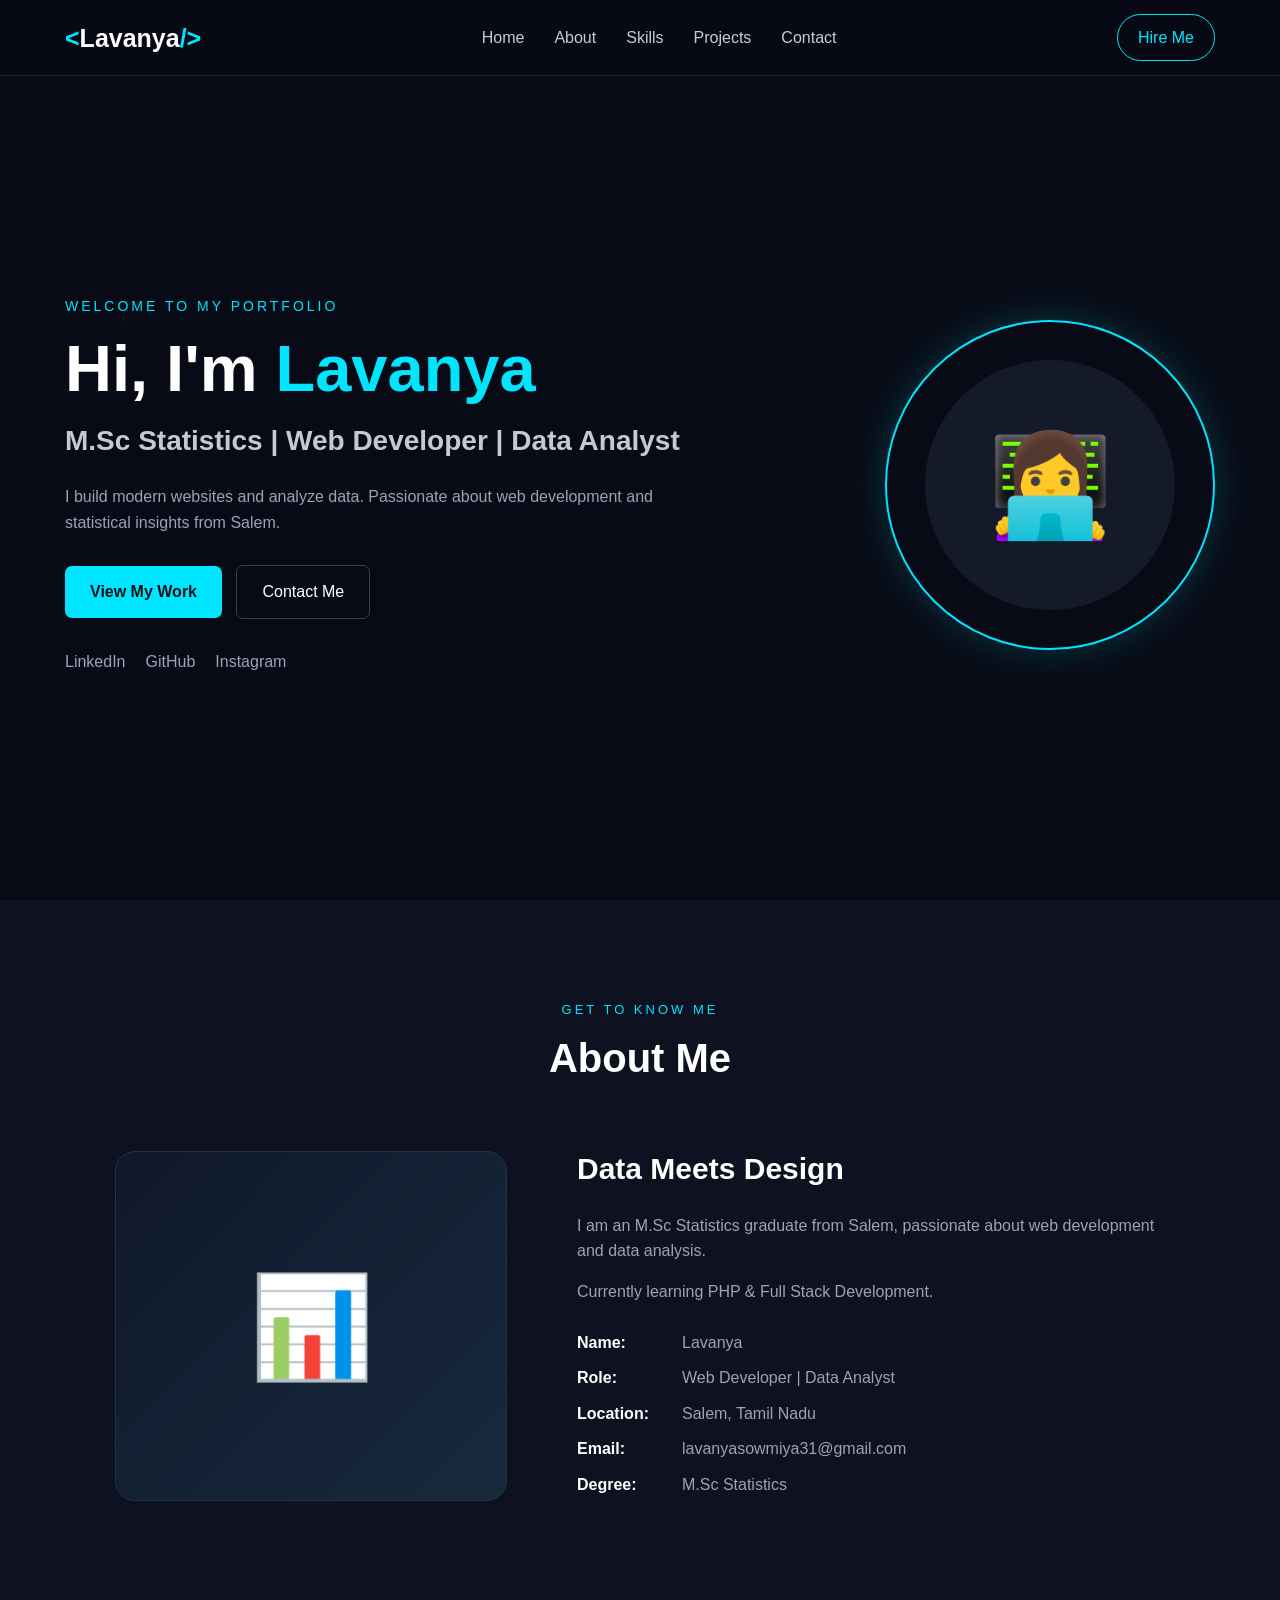
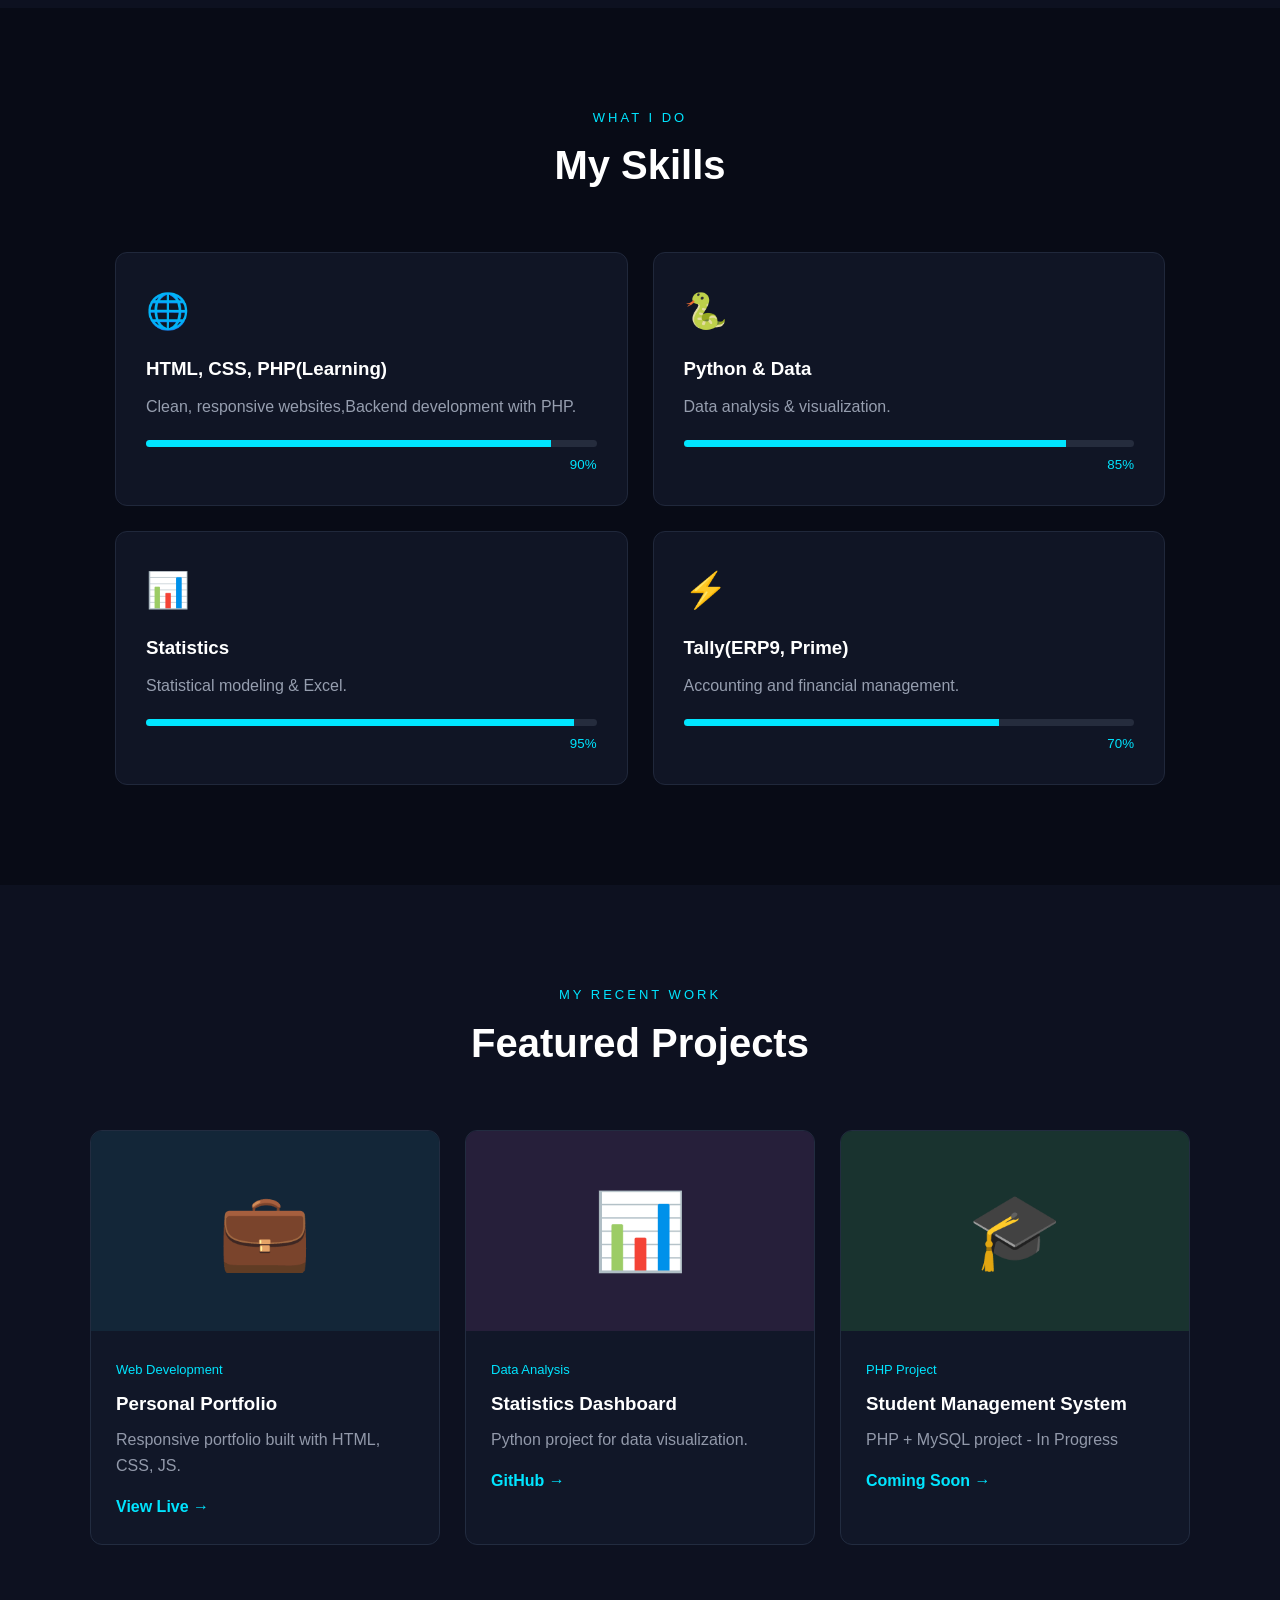
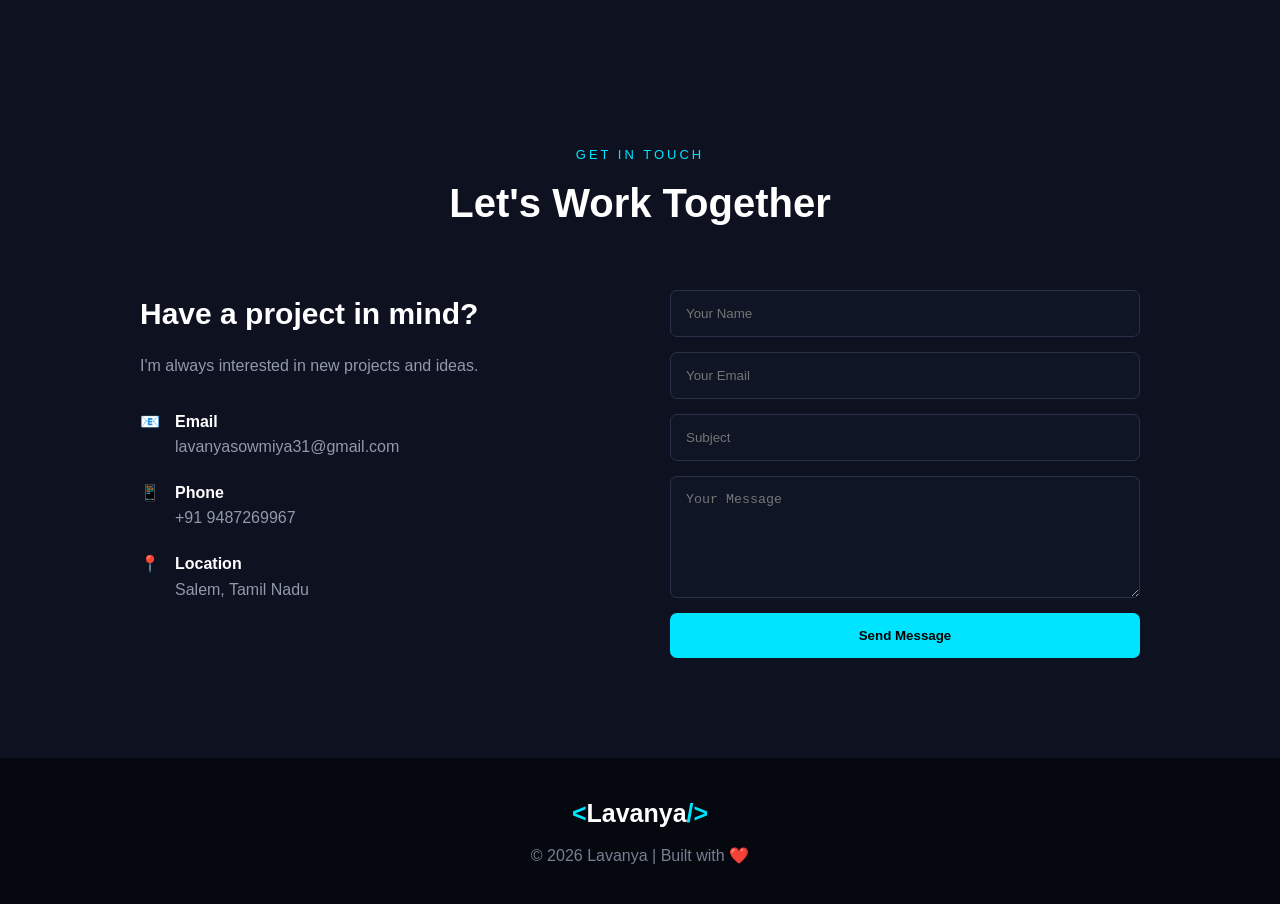
<file: index.html>
<!DOCTYPE html>
<html lang="en">
<head>
    <meta charset="UTF-8">
    <meta name="viewport" content="width=device-width, initial-scale=1.0">
    <title>M.Sc Statistics | Web Developer | Data Analyst</title>
    <link rel="stylesheet" href="protfolio.css">
</head>
<body>

    <header>
        <nav class="navbar">
            <div class="logo"><span>&lt;</span>Lavanya<span>/&gt;</span></div>
            <ul class="nav-links">
                <li><a href="#home">Home</a></li>
                <li><a href="#about">About</a></li>
                <li><a href="#skills">Skills</a></li>
                <li><a href="#projects">Projects</a></li>
                <li><a href="#contact">Contact</a></li>
            </ul>
            <a href="#contact" class="nav-button">Hire Me</a>
        </nav>
    </header>

    <section class="hero" id="home">
        <div class="hero-content">
            <p class="welcome">WELCOME TO MY PORTFOLIO</p>
            <h1>Hi, I'm <span>Lavanya</span></h1>
            <h2>M.Sc Statistics | Web Developer | Data Analyst</h2>
            <p class="hero-text">I build modern websites and analyze data. Passionate about web development and statistical insights from Salem.</p>
            <div class="hero-buttons">
                <a href="#projects" class="btn primary">View My Work</a>
                <a href="#contact" class="btn secondary">Contact Me</a>
            </div>
            <div class="social-links">
                <a href="#">LinkedIn</a>
                <a href="#">GitHub</a>
                <a href="#">Instagram</a>
            </div>
        </div>
        <div class="hero-image">
            <div class="profile-circle"><div class="profile-icon">👩‍💻</div></div>
        </div>
    </section>

    <section class="about section" id="about">
        <div class="section-title"><p>GET TO KNOW ME</p><h2>About Me</h2></div>
        <div class="about-container">
            <div class="about-image"><div class="about-card">📊</div></div>
            <div class="about-content">
                <h3>Data Meets Design</h3>
                <p>I am an M.Sc Statistics graduate from Salem, passionate about web development and data analysis.</p>
                <p>Currently learning PHP & Full Stack Development.</p>
                <div class="about-info">
                    <div><strong>Name:</strong><span>Lavanya</span></div>
                    <div><strong>Role:</strong><span>Web Developer | Data Analyst</span></div>
                    <div><strong>Location:</strong><span>Salem, Tamil Nadu</span></div>
                    <div><strong>Email:</strong><span>lavanyasowmiya31@gmail.com</span></div>
                    <div><strong>Degree:</strong><span>M.Sc Statistics</span></div>
                </div>
            </div>
        </div>
    </section>

    <section class="skills section" id="skills">
        <div class="section-title"><p>WHAT I DO</p><h2>My Skills</h2></div>
        <div class="skills-grid">
            <div class="skill-card"><div class="skill-icon">🌐</div><h3>HTML, CSS, PHP(Learning)</h3><p>Clean, responsive websites,Backend development with PHP.</p><div class="progress"><span style="width:90%;"></span></div><small>90%</small></div>
            <div class="skill-card"><div class="skill-icon">🐍</div><h3>Python & Data</h3><p>Data analysis & visualization.</p><div class="progress"><span style="width:85%;"></span></div><small>85%</small></div>
            <div class="skill-card"><div class="skill-icon">📊</div><h3>Statistics</h3><p>Statistical modeling & Excel.</p><div class="progress"><span style="width:95%;"></span></div><small>95%</small></div>
            <div class="skill-card"><div class="skill-icon">⚡</div><h3>Tally(ERP9, Prime)</h3><p>Accounting and financial management.</p><div class="progress"><span style="width:70%;"></span></div><small>70%</small></div>
        </div>
    </section>

    <section class="projects section" id="projects">
        <div class="section-title"><p>MY RECENT WORK</p><h2>Featured Projects</h2></div>
        <div class="project-grid">
            <div class="project-card"><div class="project-image project-one">💼</div><div class="project-content"><span>Web Development</span><h3>Personal Portfolio</h3><p>Responsive portfolio built with HTML, CSS, JS.</p><a href="#">View Live →</a></div></div>
            <div class="project-card"><div class="project-image project-two">📊</div><div class="project-content"><span>Data Analysis</span><h3>Statistics Dashboard</h3><p>Python project for data visualization.</p><a href="#">GitHub →</a></div></div>
            <div class="project-card"><div class="project-image project-three">🎓</div><div class="project-content"><span>PHP Project</span><h3>Student Management System</h3><p>PHP + MySQL project - In Progress</p><a href="#">Coming Soon →</a></div></div>
        </div>
    </section>

    <section class="contact section" id="contact">
        <div class="section-title"><p>GET IN TOUCH</p><h2>Let's Work Together</h2></div>
        <div class="contact-container">
            <div class="contact-info">
                <h3>Have a project in mind?</h3>
                <p>I'm always interested in new projects and ideas.</p>
                <div class="contact-item">📧<div><strong>Email</strong><p>lavanyasowmiya31@gmail.com</p></div></div>
                <div class="contact-item">📱<div><strong>Phone</strong><p>+91 9487269967</p></div></div>
                <div class="contact-item">📍<div><strong>Location</strong><p>Salem, Tamil Nadu</p></div></div>
            </div>
            <form class="contact-form">
                <input type="text" placeholder="Your Name" required>
                <input type="email" placeholder="Your Email" required>
                <input type="text" placeholder="Subject">
                <textarea rows="6" placeholder="Your Message"></textarea>
                <button type="submit">Send Message</button>
            </form>
        </div>
    </section>

    <footer>
        <div class="footer-logo"><span>&lt;</span>Lavanya<span>/&gt;</span></div>
        <p>© 2026 Lavanya | Built with ❤️</p>
    </footer>

</body>
</html>
</file>
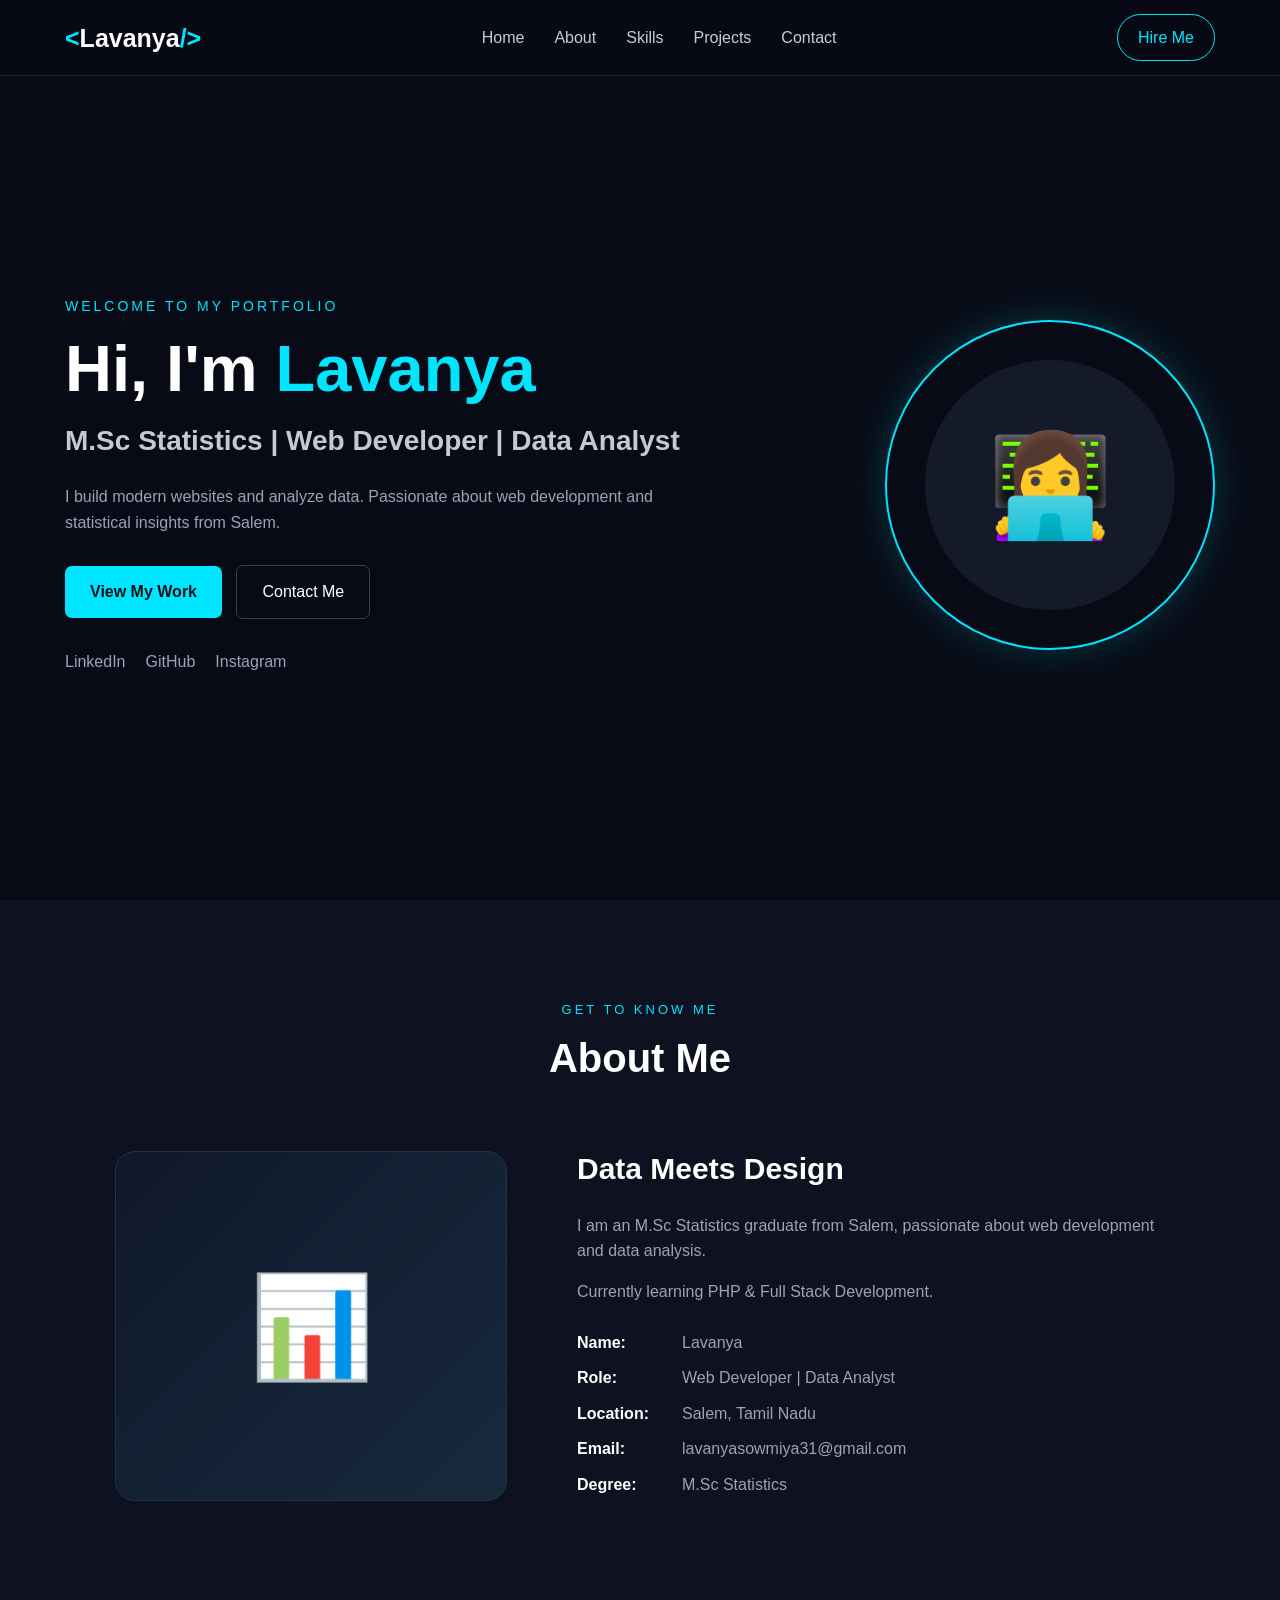
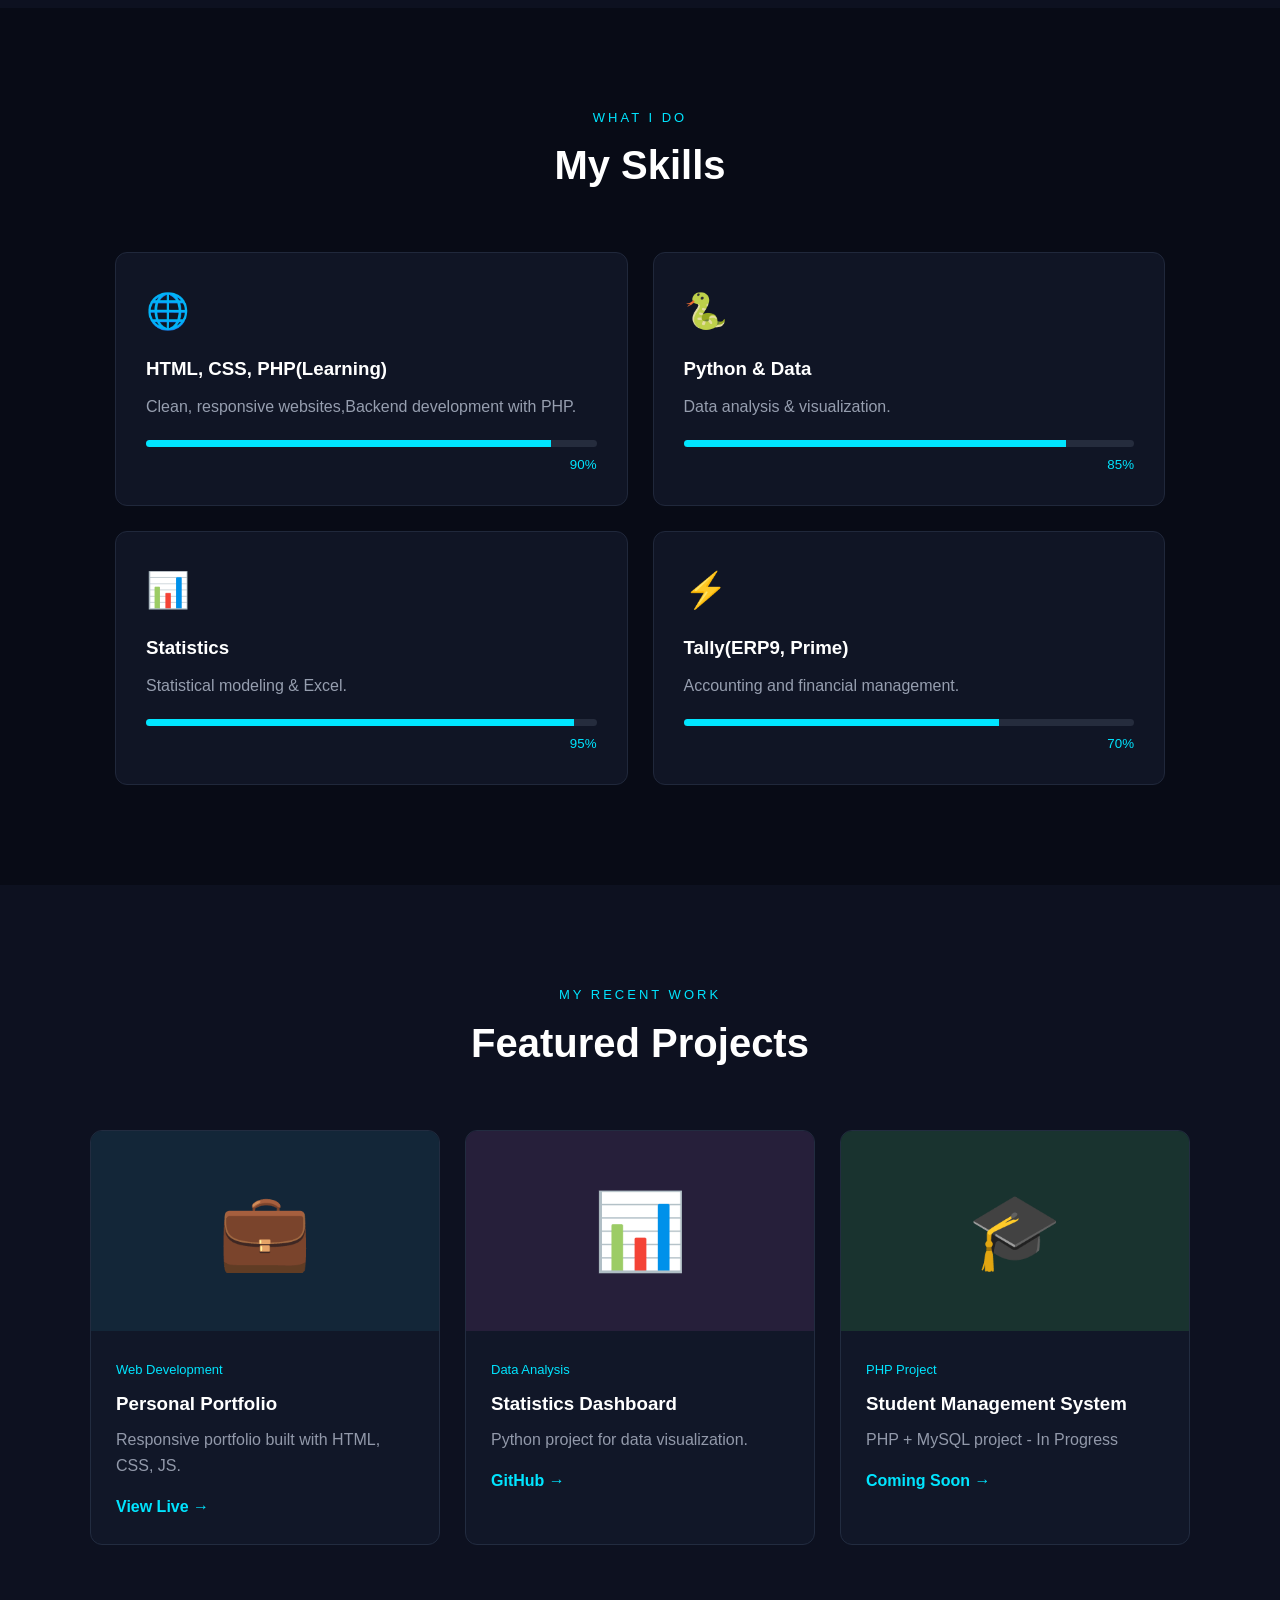
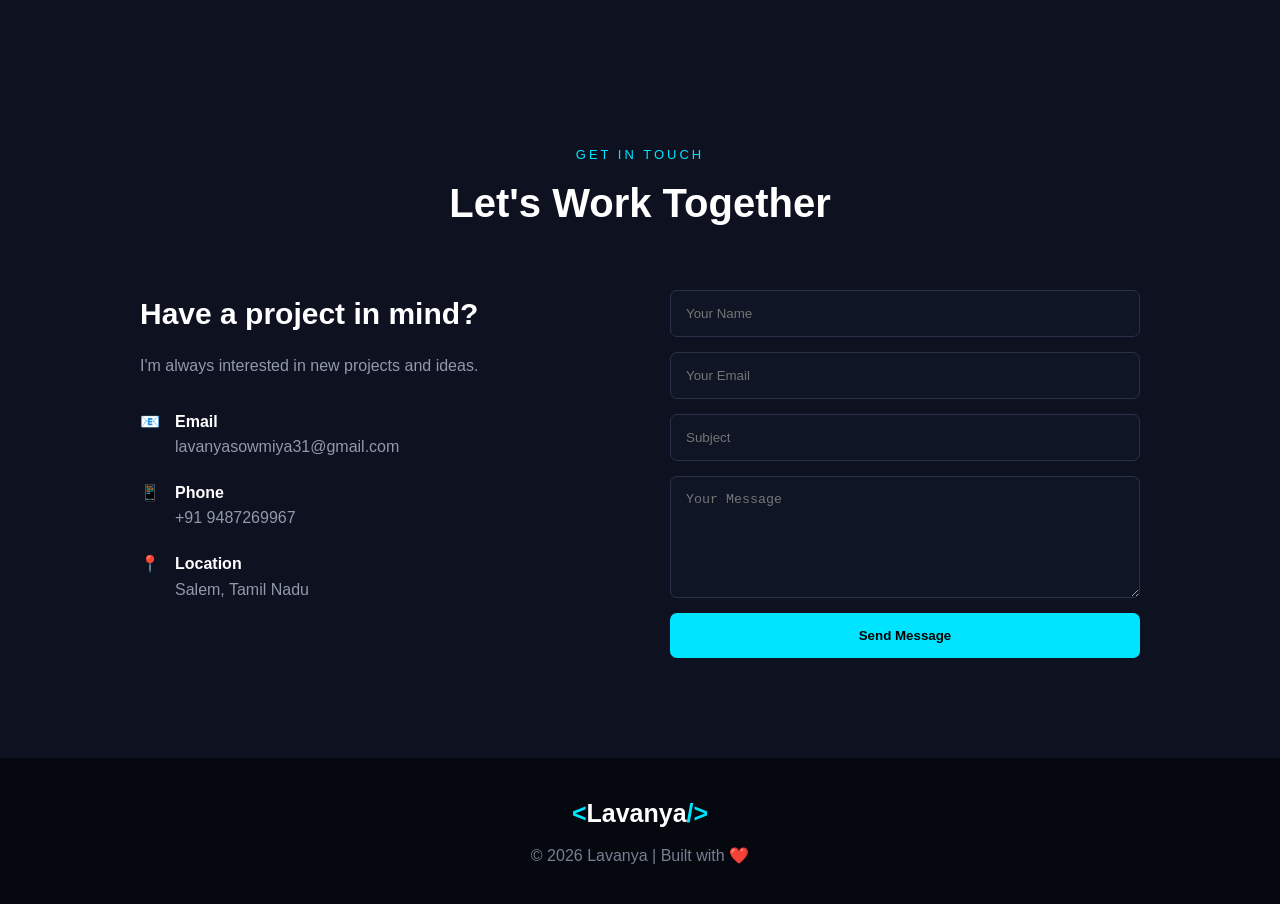
<file: protfolio.html>
<!DOCTYPE html>
<html lang="en">
<head>
    <meta charset="UTF-8">
    <meta name="viewport" content="width=device-width, initial-scale=1.0">
    <title>Lavanya | Web Developer</title>
    <link rel="stylesheet" href="protfolio.css">
</head>
<body>

    <header>
        <nav class="navbar">
            <div class="logo"><span>&lt;</span>Lavanya<span>/&gt;</span></div>
            <ul class="nav-links">
                <li><a href="#home">Home</a></li>
                <li><a href="#about">About</a></li>
                <li><a href="#skills">Skills</a></li>
                <li><a href="#projects">Projects</a></li>
                <li><a href="#contact">Contact</a></li>
            </ul>
            <a href="#contact" class="nav-button">Hire Me</a>
        </nav>
    </header>

    <section class="hero" id="home">
        <div class="hero-content">
            <p class="welcome">WELCOME TO MY PORTFOLIO</p>
            <h1>Hi, I'm <span>Lavanya</span></h1>
            <h2>M.Sc Statistics | Web Developer | Data Analyst</h2>
            <p class="hero-text">I build modern websites and analyze data. Passionate about web development and statistical insights from Salem.</p>
            <div class="hero-buttons">
                <a href="#projects" class="btn primary">View My Work</a>
                <a href="#contact" class="btn secondary">Contact Me</a>
            </div>
            <div class="social-links">
                <a href="#">LinkedIn</a>
                <a href="#">GitHub</a>
                <a href="#">Instagram</a>
            </div>
        </div>
        <div class="hero-image">
            <div class="profile-circle"><div class="profile-icon">👩‍💻</div></div>
        </div>
    </section>

    <section class="about section" id="about">
        <div class="section-title"><p>GET TO KNOW ME</p><h2>About Me</h2></div>
        <div class="about-container">
            <div class="about-image"><div class="about-card">📊</div></div>
            <div class="about-content">
                <h3>Data Meets Design</h3>
                <p>I am an M.Sc Statistics graduate from Salem, passionate about web development and data analysis.</p>
                <p>Currently learning PHP & Full Stack Development.</p>
                <div class="about-info">
                    <div><strong>Name:</strong><span>Lavanya</span></div>
                    <div><strong>Role:</strong><span>Web Developer | Data Analyst</span></div>
                    <div><strong>Location:</strong><span>Salem, Tamil Nadu</span></div>
                    <div><strong>Email:</strong><span>lavanyasowmiya31@gmail.com</span></div>
                    <div><strong>Degree:</strong><span>M.Sc Statistics</span></div>
                </div>
            </div>
        </div>
    </section>

    <section class="skills section" id="skills">
        <div class="section-title"><p>WHAT I DO</p><h2>My Skills</h2></div>
        <div class="skills-grid">
            <div class="skill-card"><div class="skill-icon">🌐</div><h3>HTML, CSS, PHP(Learning)</h3><p>Clean, responsive websites,Backend development with PHP.</p><div class="progress"><span style="width:90%;"></span></div><small>90%</small></div>
            <div class="skill-card"><div class="skill-icon">🐍</div><h3>Python & Data</h3><p>Data analysis & visualization.</p><div class="progress"><span style="width:85%;"></span></div><small>85%</small></div>
            <div class="skill-card"><div class="skill-icon">📊</div><h3>Statistics</h3><p>Statistical modeling & Excel.</p><div class="progress"><span style="width:95%;"></span></div><small>95%</small></div>
            <div class="skill-card"><div class="skill-icon">⚡</div><h3>Tally(ERP9, Prime)</h3><p>Accounting and financial management.</p><div class="progress"><span style="width:70%;"></span></div><small>70%</small></div>
        </div>
    </section>

    <section class="projects section" id="projects">
        <div class="section-title"><p>MY RECENT WORK</p><h2>Featured Projects</h2></div>
        <div class="project-grid">
            <div class="project-card"><div class="project-image project-one">💼</div><div class="project-content"><span>Web Development</span><h3>Personal Portfolio</h3><p>Responsive portfolio built with HTML, CSS, JS.</p><a href="#">View Live →</a></div></div>
            <div class="project-card"><div class="project-image project-two">📊</div><div class="project-content"><span>Data Analysis</span><h3>Statistics Dashboard</h3><p>Python project for data visualization.</p><a href="#">GitHub →</a></div></div>
            <div class="project-card"><div class="project-image project-three">🎓</div><div class="project-content"><span>PHP Project</span><h3>Student Management System</h3><p>PHP + MySQL project - In Progress</p><a href="#">Coming Soon →</a></div></div>
        </div>
    </section>

    <section class="contact section" id="contact">
        <div class="section-title"><p>GET IN TOUCH</p><h2>Let's Work Together</h2></div>
        <div class="contact-container">
            <div class="contact-info">
                <h3>Have a project in mind?</h3>
                <p>I'm always interested in new projects and ideas.</p>
                <div class="contact-item">📧<div><strong>Email</strong><p>lavanyasowmiya31@gmail.com</p></div></div>
                <div class="contact-item">📱<div><strong>Phone</strong><p>+91 9487269967</p></div></div>
                <div class="contact-item">📍<div><strong>Location</strong><p>Salem, Tamil Nadu</p></div></div>
            </div>
            <form class="contact-form">
                <input type="text" placeholder="Your Name" required>
                <input type="email" placeholder="Your Email" required>
                <input type="text" placeholder="Subject">
                <textarea rows="6" placeholder="Your Message"></textarea>
                <button type="submit">Send Message</button>
            </form>
        </div>
    </section>

    <footer>
        <div class="footer-logo"><span>&lt;</span>Lavanya<span>/&gt;</span></div>
        <p>© 2026 Lavanya | Built with ❤️</p>
    </footer>

</body>
</html>
</file>
<file: protfolio.css>
* {
    margin: 0;
    padding: 0;
    box-sizing: border-box;
}

html {
    scroll-behavior: smooth;
}

body {
    font-family: Arial, Helvetica, sans-serif;
    background: #080b16;
    color: #ffffff;
    line-height: 1.6;
}

a {
    text-decoration: none;
    color: inherit;
}

/* NAVIGATION */
header {
    position: fixed;
    top: 0;
    width: 100%;
    z-index: 1000;
    background: rgba(8, 11, 22, 0.95);
    border-bottom: 1px solid #202536;
}

.navbar {
    max-width: 1200px;
    margin: auto;
    height: 75px;
    padding: 0 25px;
    display: flex;
    align-items: center;
    justify-content: space-between;
}

.logo {
    font-size: 25px;
    font-weight: bold;
}

.logo span,
.footer-logo span {
    color: #00e5ff;
}

.nav-links {
    display: flex;
    list-style: none;
    gap: 30px;
}

.nav-links a {
    color: #c8ccda;
    transition: 0.3s;
}

.nav-links a:hover {
    color: #00e5ff;
}

.nav-button {
    padding: 10px 20px;
    border: 1px solid #00e5ff;
    border-radius: 25px;
    color: #00e5ff;
}

/* HERO */
.hero {
    min-height: 100vh;
    max-width: 1200px;
    margin: auto;
    padding: 150px 25px 80px;
    display: flex;
    align-items: center;
    justify-content: space-between;
    gap: 50px;
}

.hero-content {
    max-width: 650px;
}

.welcome {
    color: #00e5ff;
    letter-spacing: 3px;
    font-size: 14px;
    margin-bottom: 15px;
}

.hero h1 {
    font-size: 65px;
    line-height: 1.1;
}

.hero h1 span {
    color: #00e5ff;
}

.hero h2 {
    margin-top: 15px;
    color: #c6c9d4;
    font-size: 28px;
}

.hero-text {
    margin-top: 20px;
    color: #9ca3b5;
    max-width: 600px;
}

.hero-buttons {
    margin-top: 30px;
}

.btn {
    display: inline-block;
    padding: 13px 25px;
    border-radius: 7px;
    margin-right: 10px;
    transition: 0.3s;
}

.primary {
    background: #00e5ff;
    color: #061018;
    font-weight: bold;
}

.primary:hover {
    transform: translateY(-3px);
}

.secondary {
    border: 1px solid #394052;
    color: white;
}

.secondary:hover {
    border-color: #00e5ff;
    color: #00e5ff;
}

.social-links {
    margin-top: 30px;
    display: flex;
    gap: 20px;
    color: #9ca3b5;
}

.social-links a:hover {
    color: #00e5ff;
}

.hero-image {
    display: flex;
    justify-content: center;
    align-items: center;
}

.profile-circle {
    width: 330px;
    height: 330px;
    border-radius: 50%;
    display: flex;
    justify-content: center;
    align-items: center;
    border: 2px solid #00e5ff;
    box-shadow: 0 0 40px rgba(0, 229, 255, 0.2);
}

.profile-icon {
    width: 250px;
    height: 250px;
    border-radius: 50%;
    display: flex;
    align-items: center;
    justify-content: center;
    font-size: 100px;
    background: #151a2b;
}

/* SECTION */
.section {
    padding: 100px 25px;
}

.section-title {
    text-align: center;
    margin-bottom: 55px;
}

.section-title p {
    color: #00e5ff;
    font-size: 13px;
    letter-spacing: 3px;
}

.section-title h2 {
    font-size: 40px;
    margin-top: 5px;
}

/* ABOUT */
.about {
    background: #0d1120;
}

.about-container {
    max-width: 1050px;
    margin: auto;
    display: grid;
    grid-template-columns: 1fr 1.5fr;
    gap: 70px;
    align-items: center;
}

.about-card {
    height: 350px;
    display: flex;
    align-items: center;
    justify-content: center;
    border-radius: 20px;
    font-size: 100px;
    background: linear-gradient(135deg, #10182b, #172a3c);
    border: 1px solid #263148;
}

.about-content h3 {
    font-size: 30px;
    margin-bottom: 20px;
}

.about-content p {
    color: #9ca3b5;
    margin-bottom: 15px;
}

.about-info {
    margin-top: 25px;
}

.about-info div {
    display: flex;
    gap: 15px;
    margin-bottom: 10px;
}

.about-info strong {
    width: 90px;
    color: white;
}

.about-info span {
    color: #9ca3b5;
}

/* SKILLS */
.skills-grid {
    max-width: 1050px;
    margin: auto;
    display: grid;
    grid-template-columns: repeat(2, 1fr);
    gap: 25px;
}

.skill-card {
    padding: 30px;
    background: #101525;
    border: 1px solid #20283b;
    border-radius: 12px;
    transition: 0.3s;
}

.skill-card:hover {
    transform: translateY(-5px);
    border-color: #00e5ff;
}

.skill-icon {
    font-size: 35px;
}

.skill-card h3 {
    margin: 15px 0 10px;
}

.skill-card p {
    color: #969eaf;
    margin-bottom: 20px;
}

.progress {
    height: 7px;
    background: #252c3d;
    border-radius: 10px;
    overflow: hidden;
}

.progress span {
    display: block;
    height: 100%;
    background: #00e5ff;
}

.skill-card small {
    display: block;
    text-align: right;
    margin-top: 7px;
    color: #00e5ff;
}

/* PROJECTS */
.projects {
    background: #0d1120;
}

.project-grid {
    max-width: 1100px;
    margin: auto;
    display: grid;
    grid-template-columns: repeat(3, 1fr);
    gap: 25px;
}

.project-card {
    overflow: hidden;
    background: #111728;
    border-radius: 12px;
    border: 1px solid #222c40;
    transition: 0.3s;
}

.project-card:hover {
    transform: translateY(-8px);
    border-color: #00e5ff;
}

.project-image {
    height: 200px;
    display: flex;
    align-items: center;
    justify-content: center;
    font-size: 75px;
}

.project-one {
    background: #132638;
}

.project-two {
    background: #261f3a;
}

.project-three {
    background: #19332f;
}

.project-content {
    padding: 25px;
}

.project-content span {
    color: #00e5ff;
    font-size: 13px;
}

.project-content h3 {
    margin: 8px 0;
}

.project-content p {
    color: #9299aa;
    margin-bottom: 15px;
}

.project-content a {
    color: #00e5ff;
    font-weight: bold;
}

/* CONTACT */
.contact {
    background: #0d1120;
}

.contact-container {
    max-width: 1000px;
    margin: auto;
    display: grid;
    grid-template-columns: 1fr 1fr;
    gap: 60px;
}

.contact-info h3 {
    font-size: 30px;
    margin-bottom: 15px;
}

.contact-info > p {
    color: #9299aa;
    margin-bottom: 30px;
}

.contact-item {
    display: flex;
    gap: 15px;
    margin: 20px 0;
}

.contact-item > div {
    flex: 1;
}

.contact-item p {
    color: #9299aa;
}

.contact-form {
    display: flex;
    flex-direction: column;
    gap: 15px;
}

.contact-form input,
.contact-form textarea {
    width: 100%;
    padding: 15px;
    border: 1px solid #293248;
    border-radius: 7px;
    background: #101525;
    color: white;
    outline: none;
}

.contact-form input:focus,
.contact-form textarea:focus {
    border-color: #00e5ff;
}

.contact-form button {
    padding: 15px;
    border: none;
    border-radius: 7px;
    background: #00e5ff;
    font-weight: bold;
    cursor: pointer;
}

.contact-form button:hover {
    opacity: 0.85;
}

/* FOOTER */
footer {
    padding: 35px 20px;
    text-align: center;
    background: #060810;
    color: #777f91;
}

.footer-logo {
    color: white;
    font-size: 25px;
    font-weight: bold;
    margin-bottom: 10px;
}

footer a {
    margin: 10px;
}

footer a:hover {
    color: #00e5ff;
}

/* RESPONSIVE */
@media (max-width: 900px) {
    .nav-links {
        display: none;
    }
    .hero {
        flex-direction: column;
        text-align: center;
        padding-top: 130px;
    }
    .hero-text {
        margin-left: auto;
        margin-right: auto;
    }
    .social-links {
        justify-content: center;
    }
    .about-container {
        grid-template-columns: 1fr;
    }
    .project-grid {
        grid-template-columns: 1fr 1fr;
    }
    .contact-container {
        grid-template-columns: 1fr;
    }
}

@media (max-width: 600px) {
    .hero h1 {
        font-size: 45px;
    }
    .hero h2 {
        font-size: 22px;
    }
    .profile-circle {
        width: 250px;
        height: 250px;
    }
    .profile-icon {
        width: 190px;
        height: 190px;
        font-size: 70px;
    }
    .skills-grid,
    .project-grid {
        grid-template-columns: 1fr;
    }
    .section-title h2 {
        font-size: 32px;
    }
    .nav-button {
        display: none;
    }
}
</file>
